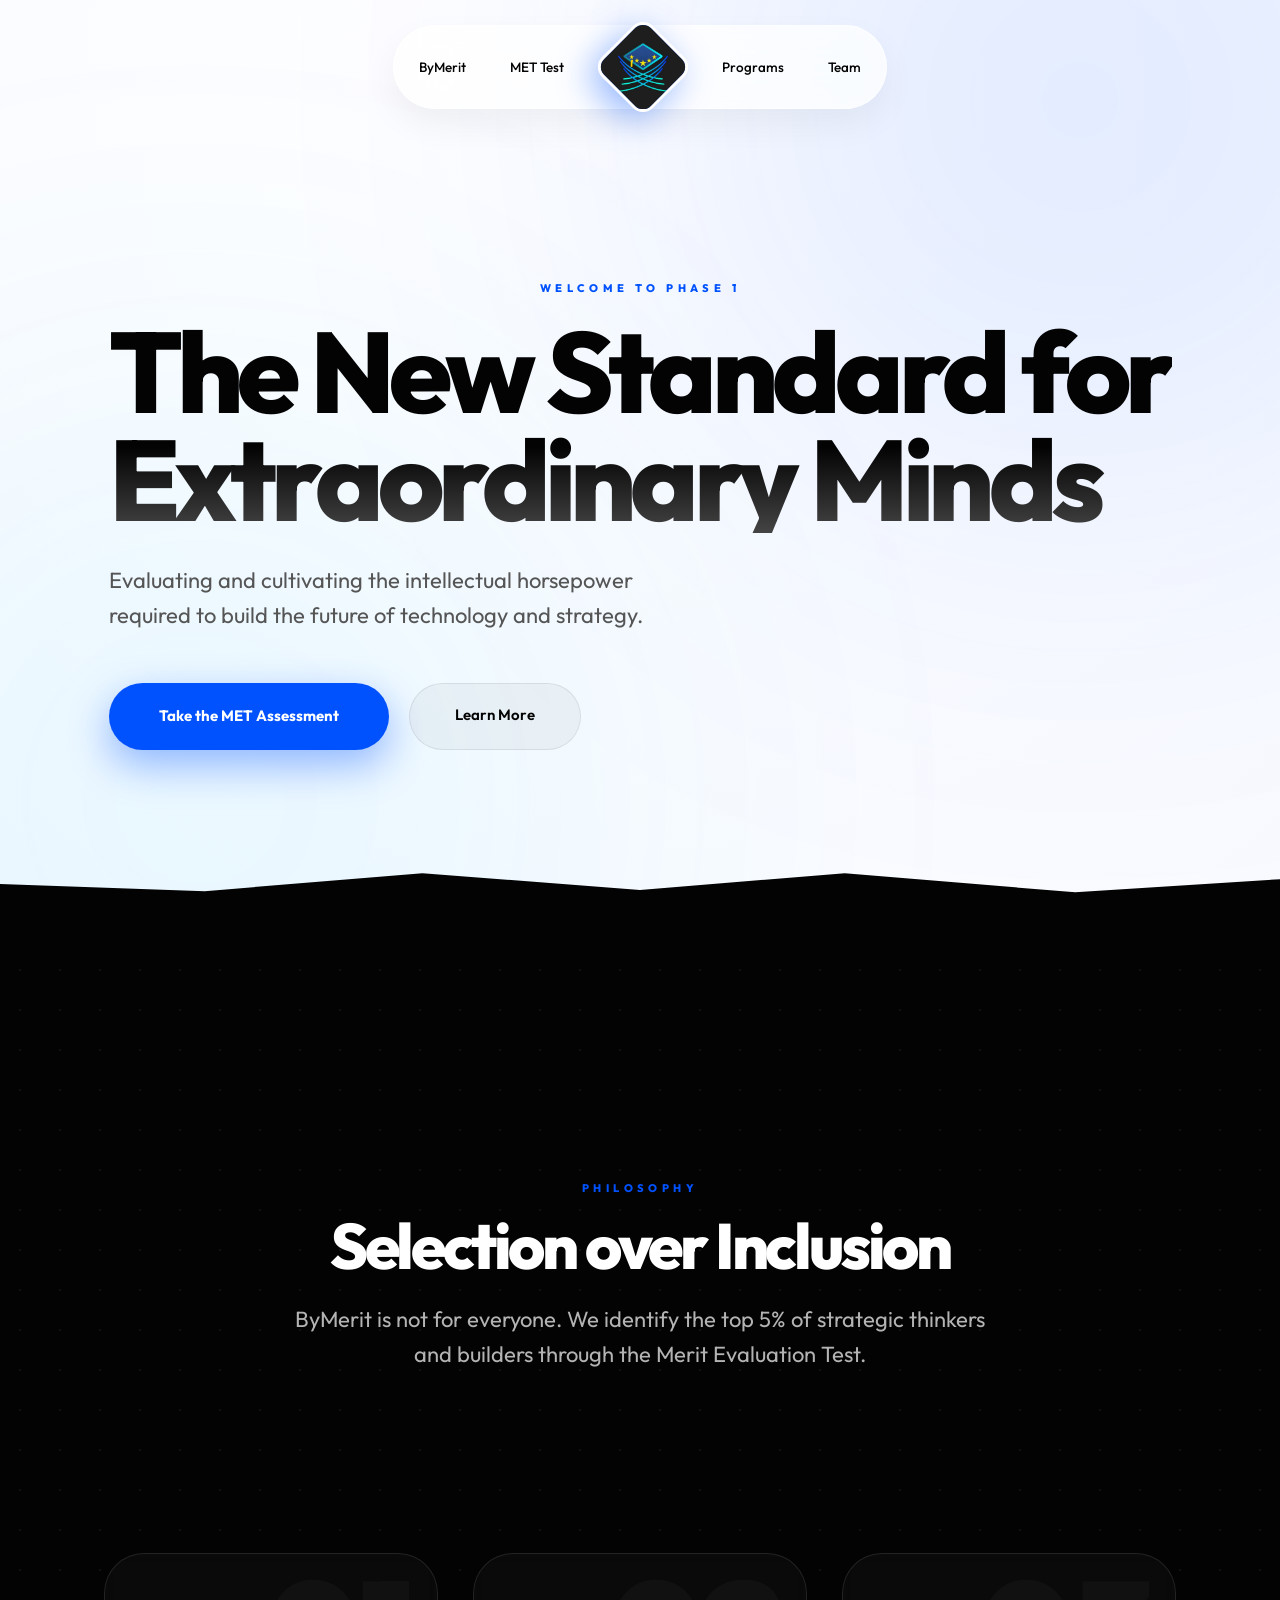
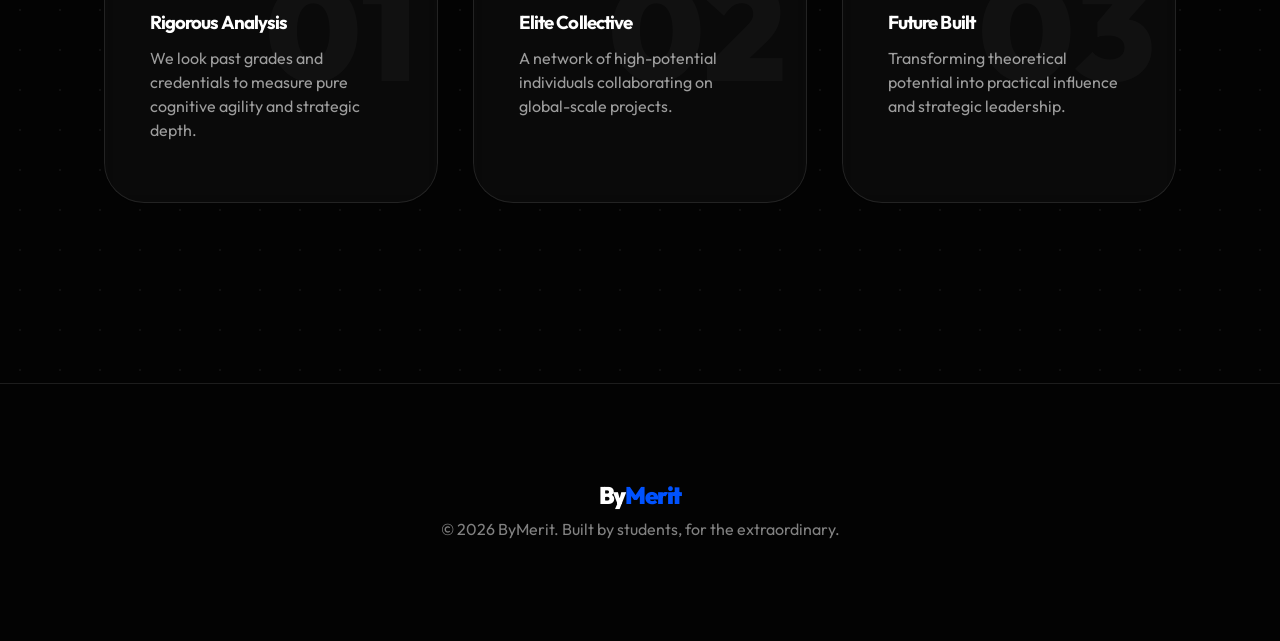
<file: index.html>
<!DOCTYPE html>
<html lang="en">
<head>
    <meta charset="UTF-8">
    <meta name="viewport" content="width=device-width, initial-scale=1.0">
    <title>ByMerit — The New Standard</title>
    <link rel="stylesheet" href="style.css">
</head>
<body>
    <div class="bg-blobs">
        <div class="blob blob-1"></div>
        <div class="blob blob-2"></div>
    </div>

    <nav class="navbar reveal">
        <div class="nav-pill">
            <div class="nav-side">
                <a href="about.html" class="nav-item">ByMerit</a>
                <a href="met.html" class="nav-item">MET Test</a>
            </div>
            
            <a href="index.html" class="merit-badge">
                <img src="logo.png" alt="ByMerit Logo">
            </a>

            <div class="nav-side">
                <a href="program.html" class="nav-item">Programs</a>
                <a href="team.html" class="nav-item">Team</a>
            </div>
        </div>
    </nav>

    <header class="section reveal" style="padding-top: 280px; min-height: 90vh; display: flex; align-items: center;">
        <div class="container">
            <div class="hero-content">
                <span class="section-subtitle">WELCOME TO PHASE 1</span>
                <h1 class="hero-title">The New Standard for <br><span>Extraordinary Minds</span></h1>
                <p class="lead" style="max-width: 600px; margin-bottom: 50px;">Evaluating and cultivating the intellectual horsepower required to build the future of technology and strategy.</p>
                <div class="cta-group" style="display: flex; gap: 20px;">
                    <a href="met.html" class="btn-primary">Take the MET Assessment</a>
                    <a href="about.html" class="btn-glass">Learn More</a>
                </div>
            </div>
        </div>
    </header>

    <div class="transition-wrapper reveal">
        <div class="wave-divider"></div>
    </div>

    <main class="section-dark" style="padding-top: 50px;">
        <section class="section">
            <div class="container narr-container" style="text-align: center;">
                <div class="reveal">
                    <span class="section-subtitle">PHILOSOPHY</span>
                    <h2 class="section-title">Selection over Inclusion</h2>
                    <p class="lead" style="color: rgba(255,255,255,0.7);">ByMerit is not for everyone. We identify the top 5% of strategic thinkers and builders through the Merit Evaluation Test.</p>
                    <div class="underline"></div>
                </div>
            </div>
        </section>

        <section class="section" style="padding-top: 0;">
            <div class="container">
                <div class="grid-3">
                    <div class="phase-card reveal">
                        <span class="phase-num">01</span>
                        <h3 style="margin-bottom: 15px;">Rigorous Analysis</h3>
                        <p style="color: rgba(255,255,255,0.6);">We look past grades and credentials to measure pure cognitive agility and strategic depth.</p>
                    </div>
                    <div class="phase-card reveal">
                        <span class="phase-num">02</span>
                        <h3 style="margin-bottom: 15px;">Elite Collective</h3>
                        <p style="color: rgba(255,255,255,0.6);">A network of high-potential individuals collaborating on global-scale projects.</p>
                    </div>
                    <div class="phase-card reveal">
                        <span class="phase-num">03</span>
                        <h3 style="margin-bottom: 15px;">Future Built</h3>
                        <p style="color: rgba(255,255,255,0.6);">Transforming theoretical potential into practical influence and strategic leadership.</p>
                    </div>
                </div>
            </div>
        </section>
    </main>

    <footer>
        <div class="container">
            <h2 style="font-weight: 900; margin-bottom: 10px;">By<span style="color: var(--blue);">Merit</span></h2>
            <p>&copy; 2026 ByMerit. Built by students, for the extraordinary.</p>
        </div>
    </footer>

    <script src="script.js"></script>
</body>
</html>
</file>
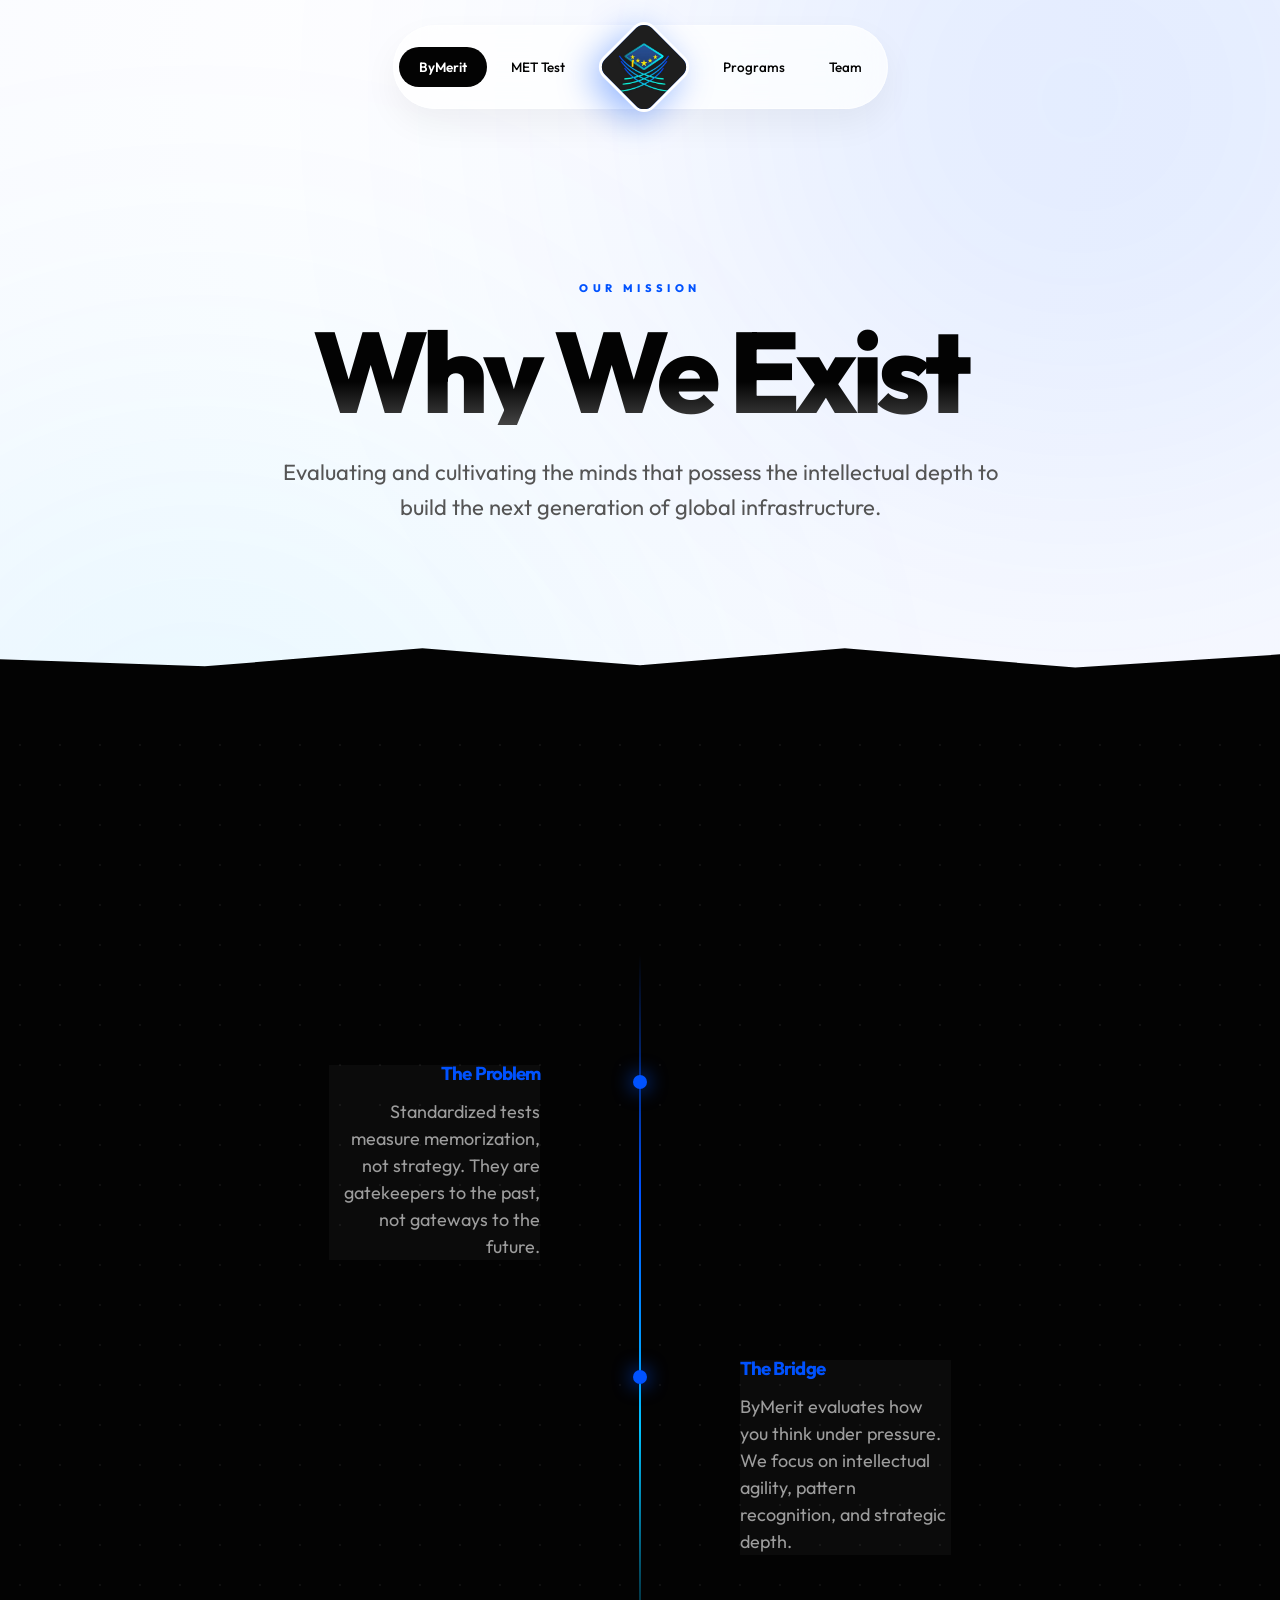
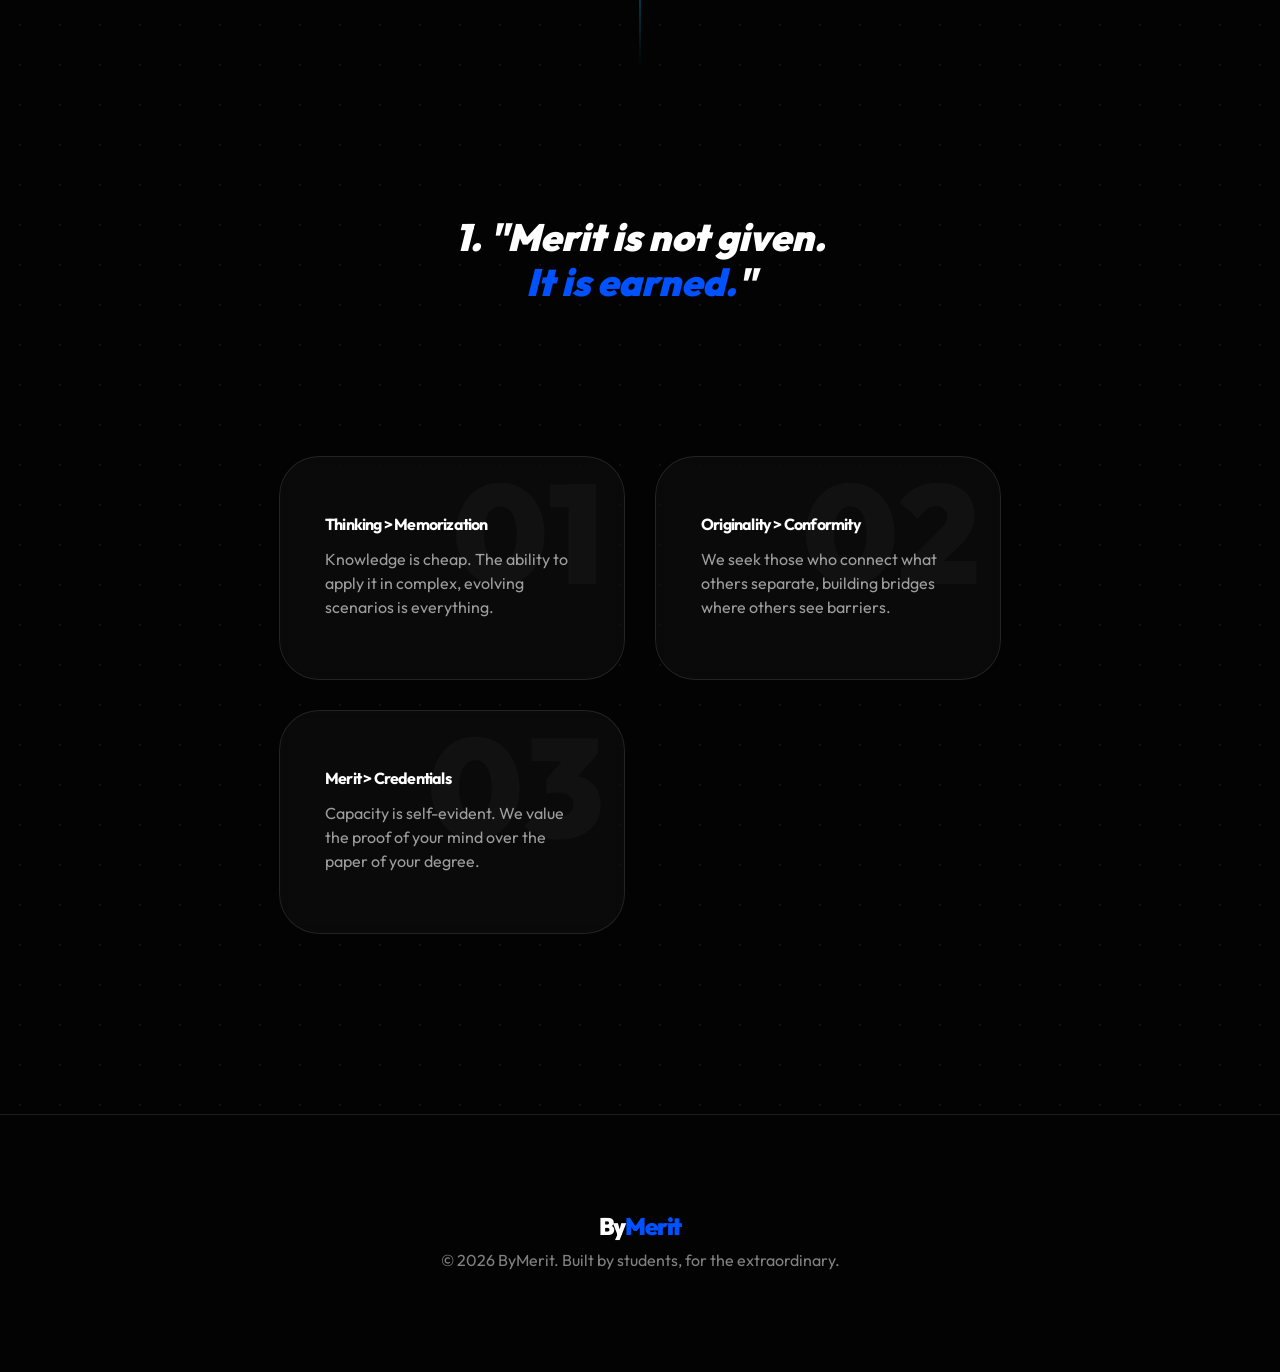
<file: about.html>
<!DOCTYPE html>
<html lang="en">
<head>
    <meta charset="UTF-8">
    <meta name="viewport" content="width=device-width, initial-scale=1.0">
    <title>About ByMerit — Why We Exist</title>
    <link rel="stylesheet" href="style.css">
</head>
<body>
    <div class="bg-blobs">
        <div class="blob blob-1"></div>
        <div class="blob blob-2"></div>
    </div>

    <nav class="navbar reveal">
        <div class="nav-pill">
            <div class="nav-side">
                <a href="about.html" class="nav-item active-nav">ByMerit</a>
                <a href="met.html" class="nav-item">MET Test</a>
            </div>
            
            <a href="index.html" class="merit-badge">
                <img src="logo.png" alt="ByMerit Logo">
            </a>

            <div class="nav-side">
                <a href="program.html" class="nav-item">Programs</a>
                <a href="team.html" class="nav-item">Team</a>
            </div>
        </div>
    </nav>

    <header class="section reveal" style="padding-top: 280px; text-align: center;">
        <div class="container">
            <span class="section-subtitle">OUR MISSION</span>
            <h1 class="hero-title">Why We <span>Exist</span></h1>
            <p class="lead" style="max-width: 750px; margin: 0 auto;">Evaluating and cultivating the minds that possess the intellectual depth to build the next generation of global infrastructure.</p>
        </div>
    </header>

    <div class="transition-wrapper reveal">
        <div class="wave-divider"></div>
    </div>

    <main class="section-dark" style="padding-top: 50px;">
        <section class="section">
            <div class="container narr-container">
                <div class="modern-timeline">
                    <div class="timeline-line"></div>
                    
                    <div class="timeline-item left reveal">
                        <div class="timeline-dot"></div>
                        <div class="glass-card" style="background: rgba(255,255,255,0.03); color: #fff;">
                            <h3 style="margin-bottom: 15px; color: var(--blue);">The Problem</h3>
                            <p style="color: rgba(255,255,255,0.6); font-size: 18px;">Standardized tests measure memorization, not strategy. They are gatekeepers to the past, not gateways to the future.</p>
                        </div>
                    </div>

                    <div class="timeline-item right reveal">
                        <div class="timeline-dot"></div>
                        <div class="glass-card" style="background: rgba(255,255,255,0.03); color: #fff;">
                            <h3 style="margin-bottom: 15px; color: var(--blue);">The Bridge</h3>
                            <p style="color: rgba(255,255,255,0.6); font-size: 18px;">ByMerit evaluates how you think under pressure. We focus on intellectual agility, pattern recognition, and strategic depth.</p>
                        </div>
                    </div>
                </div>

                <div class="narrative-text reveal" style="margin-top: 150px; text-align: center;">
                    <blockquote style="font-size: 38px; font-weight: 900; color: var(--white); line-height: 1.2; font-style: italic;">
1.  "Merit is not given. <br><span style="color: var(--blue);">It is earned.</span>"
                    </blockquote>
                </div>

                <div class="philosophy-grid" style="margin-top: 150px; display: grid; grid-template-columns: repeat(auto-fit, minmax(280px, 1fr)); gap: 30px;">
                    <div class="phase-card reveal">
                        <span class="phase-num">01</span>
                        <h4 style="margin-bottom: 15px;">Thinking > Memorization</h4>
                        <p style="color: rgba(255,255,255,0.6);">Knowledge is cheap. The ability to apply it in complex, evolving scenarios is everything.</p>
                    </div>
                    <div class="phase-card reveal">
                        <span class="phase-num">02</span>
                        <h4 style="margin-bottom: 15px;">Originality > Conformity</h4>
                        <p style="color: rgba(255,255,255,0.6);">We seek those who connect what others separate, building bridges where others see barriers.</p>
                    </div>
                    <div class="phase-card reveal">
                        <span class="phase-num">03</span>
                        <h4 style="margin-bottom: 15px;">Merit > Credentials</h4>
                        <p style="color: rgba(255,255,255,0.6);">Capacity is self-evident. We value the proof of your mind over the paper of your degree.</p>
                    </div>
                </div>
            </div>
        </section>
    </main>

    <footer>
        <div class="container">
            <h2 style="font-weight: 900; margin-bottom: 10px;">By<span style="color: var(--blue);">Merit</span></h2>
            <p>&copy; 2026 ByMerit. Built by students, for the extraordinary.</p>
        </div>
    </footer>

    <script src="script.js"></script>
</body>
</html>
</file>
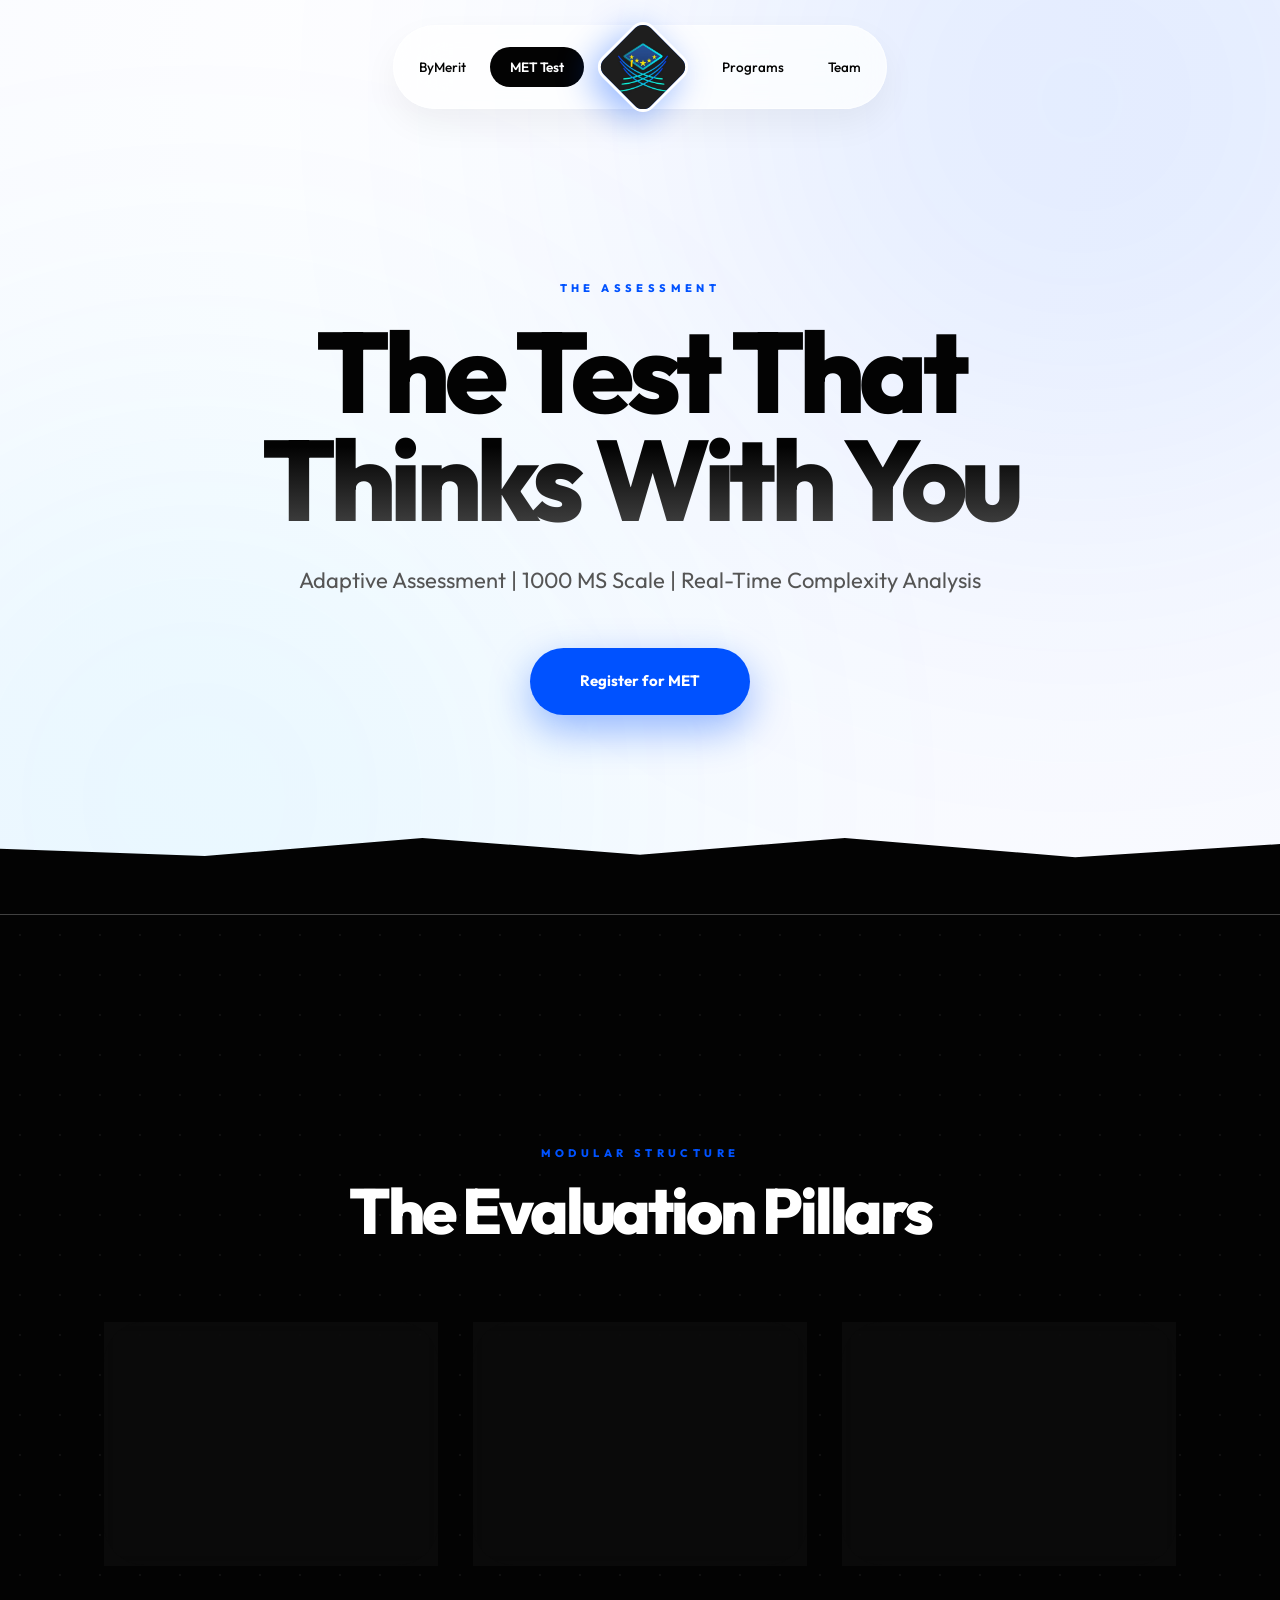
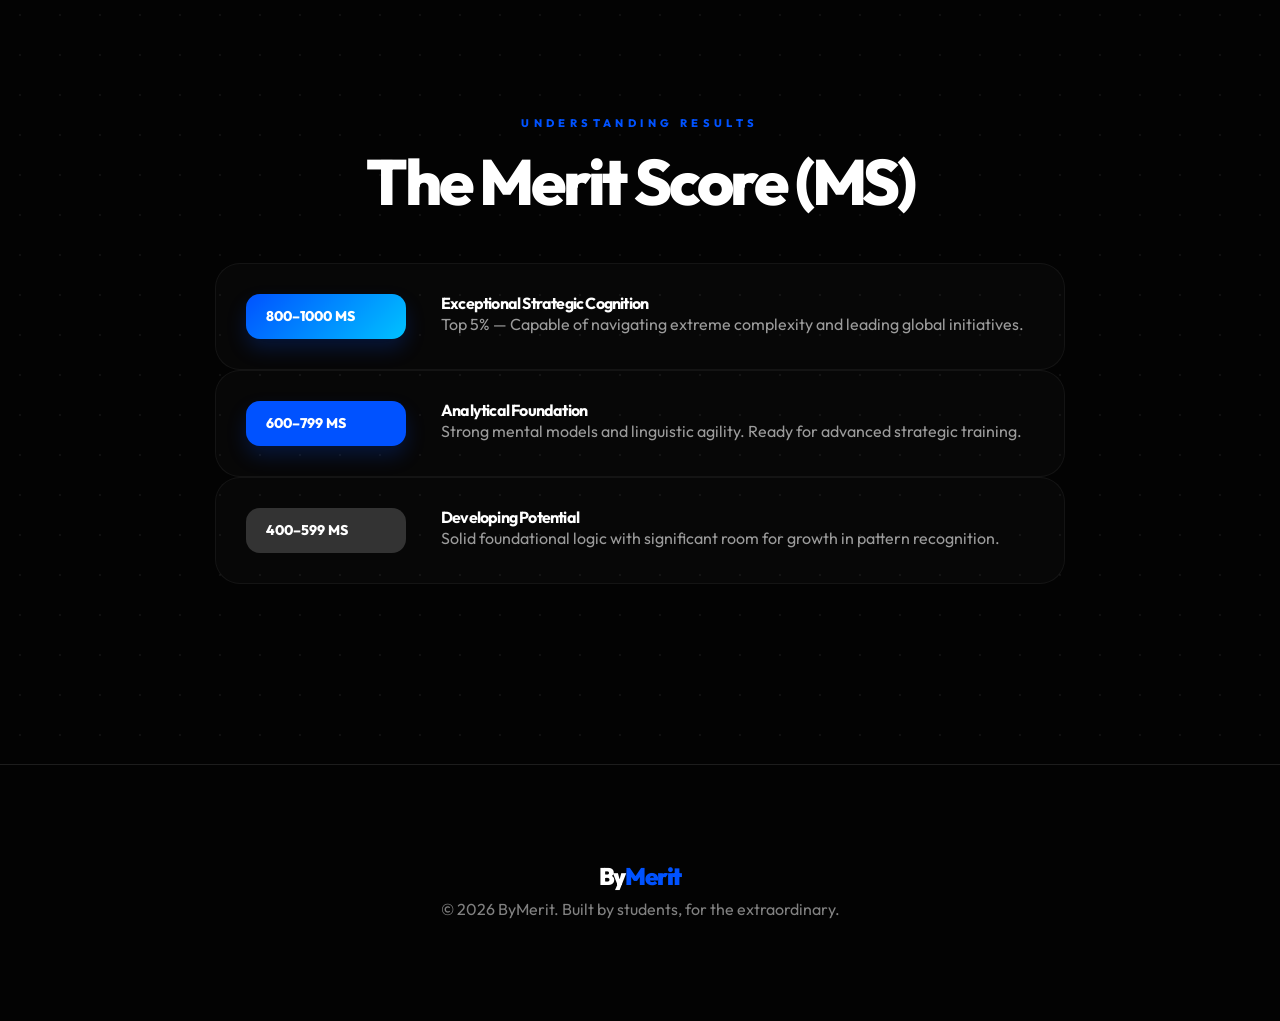
<file: met.html>
<!DOCTYPE html>
<html lang="en">
<head>
    <meta charset="UTF-8">
    <meta name="viewport" content="width=device-width, initial-scale=1.0">
    <title>MET — Merit Evaluation Test</title>
    <link rel="stylesheet" href="style.css">
</head>
<body>
    <div class="bg-blobs">
        <div class="blob blob-1"></div>
        <div class="blob blob-2"></div>
    </div>

    <nav class="navbar reveal">
        <div class="nav-pill">
            <div class="nav-side">
                <a href="about.html" class="nav-item">ByMerit</a>
                <a href="met.html" class="nav-item active-nav">MET Test</a>
            </div>
            
            <a href="index.html" class="merit-badge">
                <img src="logo.png" alt="ByMerit Logo">
            </a>

            <div class="nav-side">
                <a href="program.html" class="nav-item">Programs</a>
                <a href="team.html" class="nav-item">Team</a>
            </div>
        </div>
    </nav>

    <header class="section reveal" style="padding-top: 280px; text-align: center;">
        <div class="container">
            <span class="section-subtitle">THE ASSESSMENT</span>
            <h1 class="hero-title">The Test That <br><span>Thinks With You</span></h1>
            <p class="lead" style="max-width: 700px; margin: 0 auto;">Adaptive Assessment | 1000 MS Scale | Real-Time Complexity Analysis</p>
            <div style="margin-top: 50px;">
                <a href="#" class="btn-primary">Register for MET</a>
            </div>
        </div>
    </header>

    <div class="transition-wrapper reveal">
        <div class="wave-divider"></div>
    </div>

    <main class="section-dark" style="padding-top: 50px;">
        <section class="section">
            <div class="container">
                <span class="section-subtitle">MODULAR STRUCTURE</span>
                <h2 class="section-title" style="margin-bottom: 80px;">The Evaluation Pillars</h2>
                
                <div class="grid-3">
                    <div class="phase-card reveal">
                        <span class="phase-num">01</span>
                        <h4 style="margin-bottom: 10px; color: var(--blue);">Advanced Linguistics</h4>
                        <p style="color: rgba(255,255,255,0.6);">250 MS - Testing your relationship with language complexity. Precision in expression and sophisticated simplification.</p>
                    </div>
                    <div class="phase-card reveal">
                        <span class="phase-num">02</span>
                        <h4 style="margin-bottom: 10px; color: var(--blue);">Computational Math</h4>
                        <p style="color: rgba(255,255,255,0.6);">250 MS - Discrete Mathematics, Game Theory, and Algorithmic Thinking. Measuring the efficiency of your logic.</p>
                    </div>
                    <div class="phase-card reveal">
                        <span class="phase-num">03</span>
                        <h4 style="margin-bottom: 10px; color: var(--blue);">The Detective</h4>
                        <p style="color: rgba(255,255,255,0.6);">500 MS - High-stakes simulations. We replace multiple-choice bubbles with constructive logical synthesis under pressure.</p>
                    </div>
                </div>

                <div class="reveal" style="margin-top: 150px;">
                    <span class="section-subtitle">UNDERSTANDING RESULTS</span>
                    <h2 class="section-title" style="margin-bottom: 50px;">The Merit Score (MS)</h2>
                    
                    <div class="tier-list narr-container" style="margin: 0 auto;">
                        <div class="tier-item reveal">
                            <span class="tier-label" style="background: linear-gradient(135deg, var(--blue), var(--cyan));">800–1000 MS</span>
                            <div class="tier-info">
                                <h4 style="color: #fff;">Exceptional Strategic Cognition</h4>
                                <p style="color: rgba(255,255,255,0.6);">Top 5% — Capable of navigating extreme complexity and leading global initiatives.</p>
                            </div>
                        </div>
                        <div class="tier-item reveal">
                            <span class="tier-label">600–799 MS</span>
                            <div class="tier-info">
                                <h4 style="color: #fff;">Analytical Foundation</h4>
                                <p style="color: rgba(255,255,255,0.6);">Strong mental models and linguistic agility. Ready for advanced strategic training.</p>
                            </div>
                        </div>
                        <div class="tier-item reveal">
                            <span class="tier-label" style="background: #333; box-shadow: none;">400–599 MS</span>
                            <div class="tier-info">
                                <h4 style="color: #fff;">Developing Potential</h4>
                                <p style="color: rgba(255,255,255,0.6);">Solid foundational logic with significant room for growth in pattern recognition.</p>
                            </div>
                        </div>
                    </div>
                </div>
            </div>
        </section>
    </main>

    <footer>
        <div class="container">
            <h2 style="font-weight: 900; margin-bottom: 10px;">By<span style="color: var(--blue);">Merit</span></h2>
            <p>&copy; 2026 ByMerit. Built by students, for the extraordinary.</p>
        </div>
    </footer>

    <script src="script.js"></script>
</body>
</html>
</file>
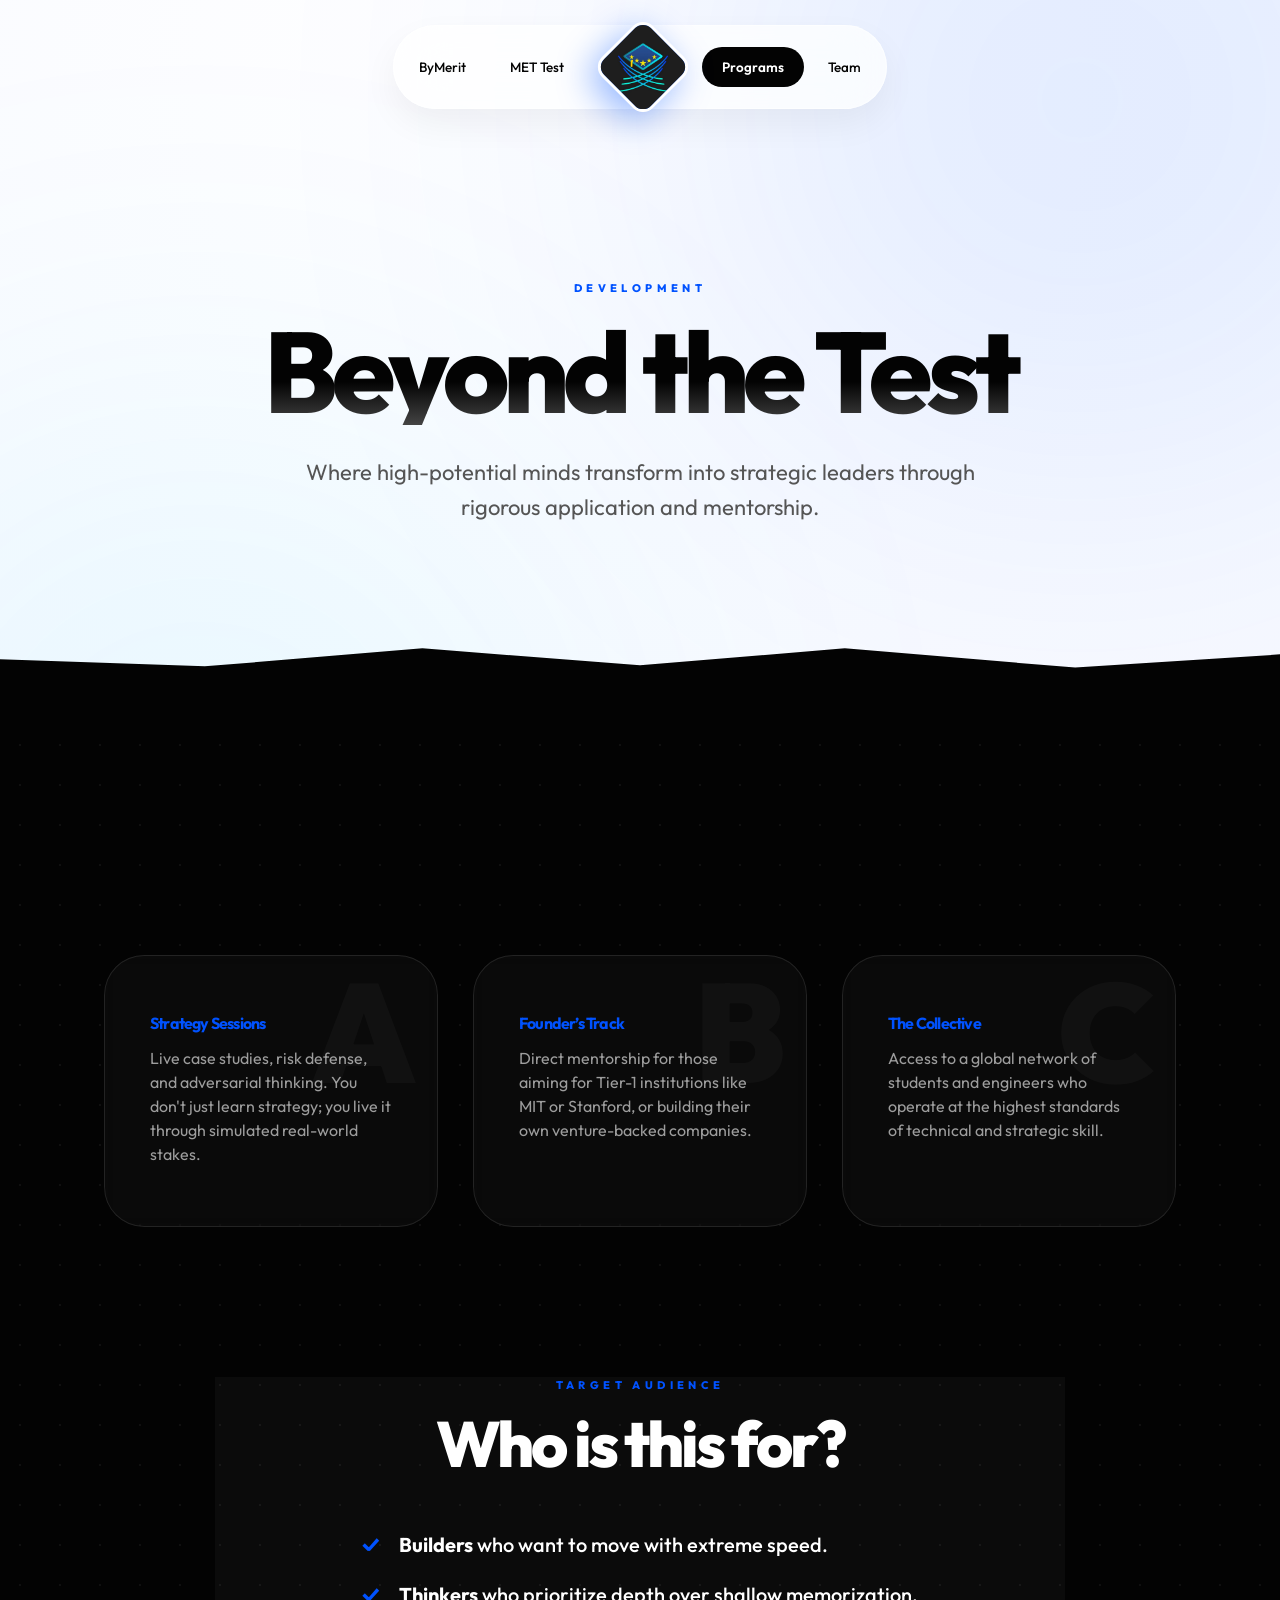
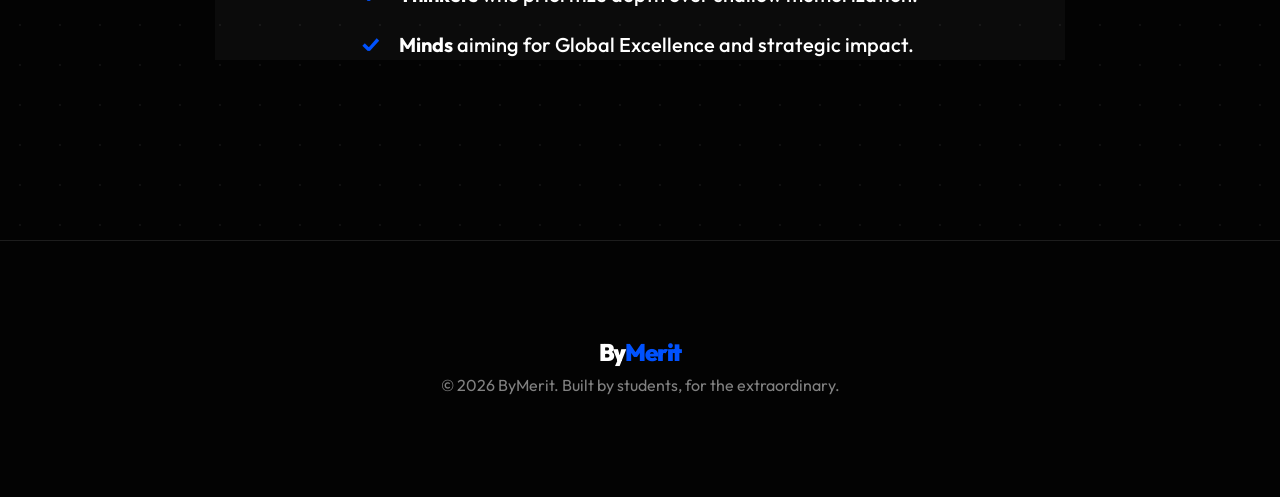
<file: program.html>
<!DOCTYPE html>
<html lang="en">
<head>
    <meta charset="UTF-8">
    <meta name="viewport" content="width=device-width, initial-scale=1.0">
    <title>ByMerit — Programs</title>
    <link rel="stylesheet" href="style.css">
</head>
<body>
    <div class="bg-blobs">
        <div class="blob blob-1"></div>
        <div class="blob blob-2"></div>
    </div>

    <nav class="navbar reveal">
        <div class="nav-pill">
            <div class="nav-side">
                <a href="about.html" class="nav-item">ByMerit</a>
                <a href="met.html" class="nav-item">MET Test</a>
            </div>
            
            <a href="index.html" class="merit-badge">
                <img src="logo.png" alt="ByMerit Logo">
            </a>

            <div class="nav-side">
                <a href="program.html" class="nav-item active-nav">Programs</a>
                <a href="team.html" class="nav-item">Team</a>
            </div>
        </div>
    </nav>

    <header class="section reveal" style="padding-top: 280px; text-align: center;">
        <div class="container">
            <span class="section-subtitle">DEVELOPMENT</span>
            <h1 class="hero-title">Beyond the <span>Test</span></h1>
            <p class="lead" style="max-width: 750px; margin: 0 auto;">Where high-potential minds transform into strategic leaders through rigorous application and mentorship.</p>
        </div>
    </header>

    <div class="transition-wrapper reveal">
        <div class="wave-divider"></div>
    </div>

    <main class="section-dark" style="padding-top: 50px;">
        <section class="section">
            <div class="container">
                <div class="grid-3">
                    <div class="phase-card reveal">
                        <span class="phase-num">A</span>
                        <h4 style="margin-bottom: 15px; color: var(--blue);">Strategy Sessions</h4>
                        <p style="color: rgba(255,255,255,0.6);">Live case studies, risk defense, and adversarial thinking. You don't just learn strategy; you live it through simulated real-world stakes.</p>
                    </div>
                    <div class="phase-card reveal">
                        <span class="phase-num">B</span>
                        <h4 style="margin-bottom: 15px; color: var(--blue);">Founder’s Track</h4>
                        <p style="color: rgba(255,255,255,0.6);">Direct mentorship for those aiming for Tier-1 institutions like MIT or Stanford, or building their own venture-backed companies.</p>
                    </div>
                    <div class="phase-card reveal">
                        <span class="phase-num">C</span>
                        <h4 style="margin-bottom: 15px; color: var(--blue);">The Collective</h4>
                        <p style="color: rgba(255,255,255,0.6);">Access to a global network of students and engineers who operate at the highest standards of technical and strategic skill.</p>
                    </div>
                </div>

                <div class="reveal" style="margin-top: 150px; text-align: center;">
                    <div class="glass-card narr-container" style="margin: 0 auto; background: rgba(255,255,255,0.03); border-color: rgba(255,255,255,0.1);">
                        <span class="section-subtitle">TARGET AUDIENCE</span>
                        <h2 class="section-title">Who is this for?</h2>
                        <ul style="list-style: none; padding: 0; margin-top: 30px; text-align: left; display: inline-block;">
                            <li style="font-size: 20px; font-weight: 500; margin-bottom: 20px; color: var(--white);">
                                <span style="color: var(--blue); font-weight: 900; margin-right: 15px;">✓</span> <strong>Builders</strong> who want to move with extreme speed.
                            </li>
                            <li style="font-size: 20px; font-weight: 500; margin-bottom: 20px; color: var(--white);">
                                <span style="color: var(--blue); font-weight: 900; margin-right: 15px;">✓</span> <strong>Thinkers</strong> who prioritize depth over shallow memorization.
                            </li>
                            <li style="font-size: 20px; font-weight: 500; color: var(--white);">
                                <span style="color: var(--blue); font-weight: 900; margin-right: 15px;">✓</span> <strong>Minds</strong> aiming for Global Excellence and strategic impact.
                            </li>
                        </ul>
                    </div>
                </div>
            </div>
        </section>
    </main>

    <footer>
        <div class="container">
            <h2 style="font-weight: 900; margin-bottom: 10px;">By<span style="color: var(--blue);">Merit</span></h2>
            <p>&copy; 2026 ByMerit. Built by students, for the extraordinary.</p>
        </div>
    </footer>

    <script src="script.js"></script>
</body>
</html>
</file>
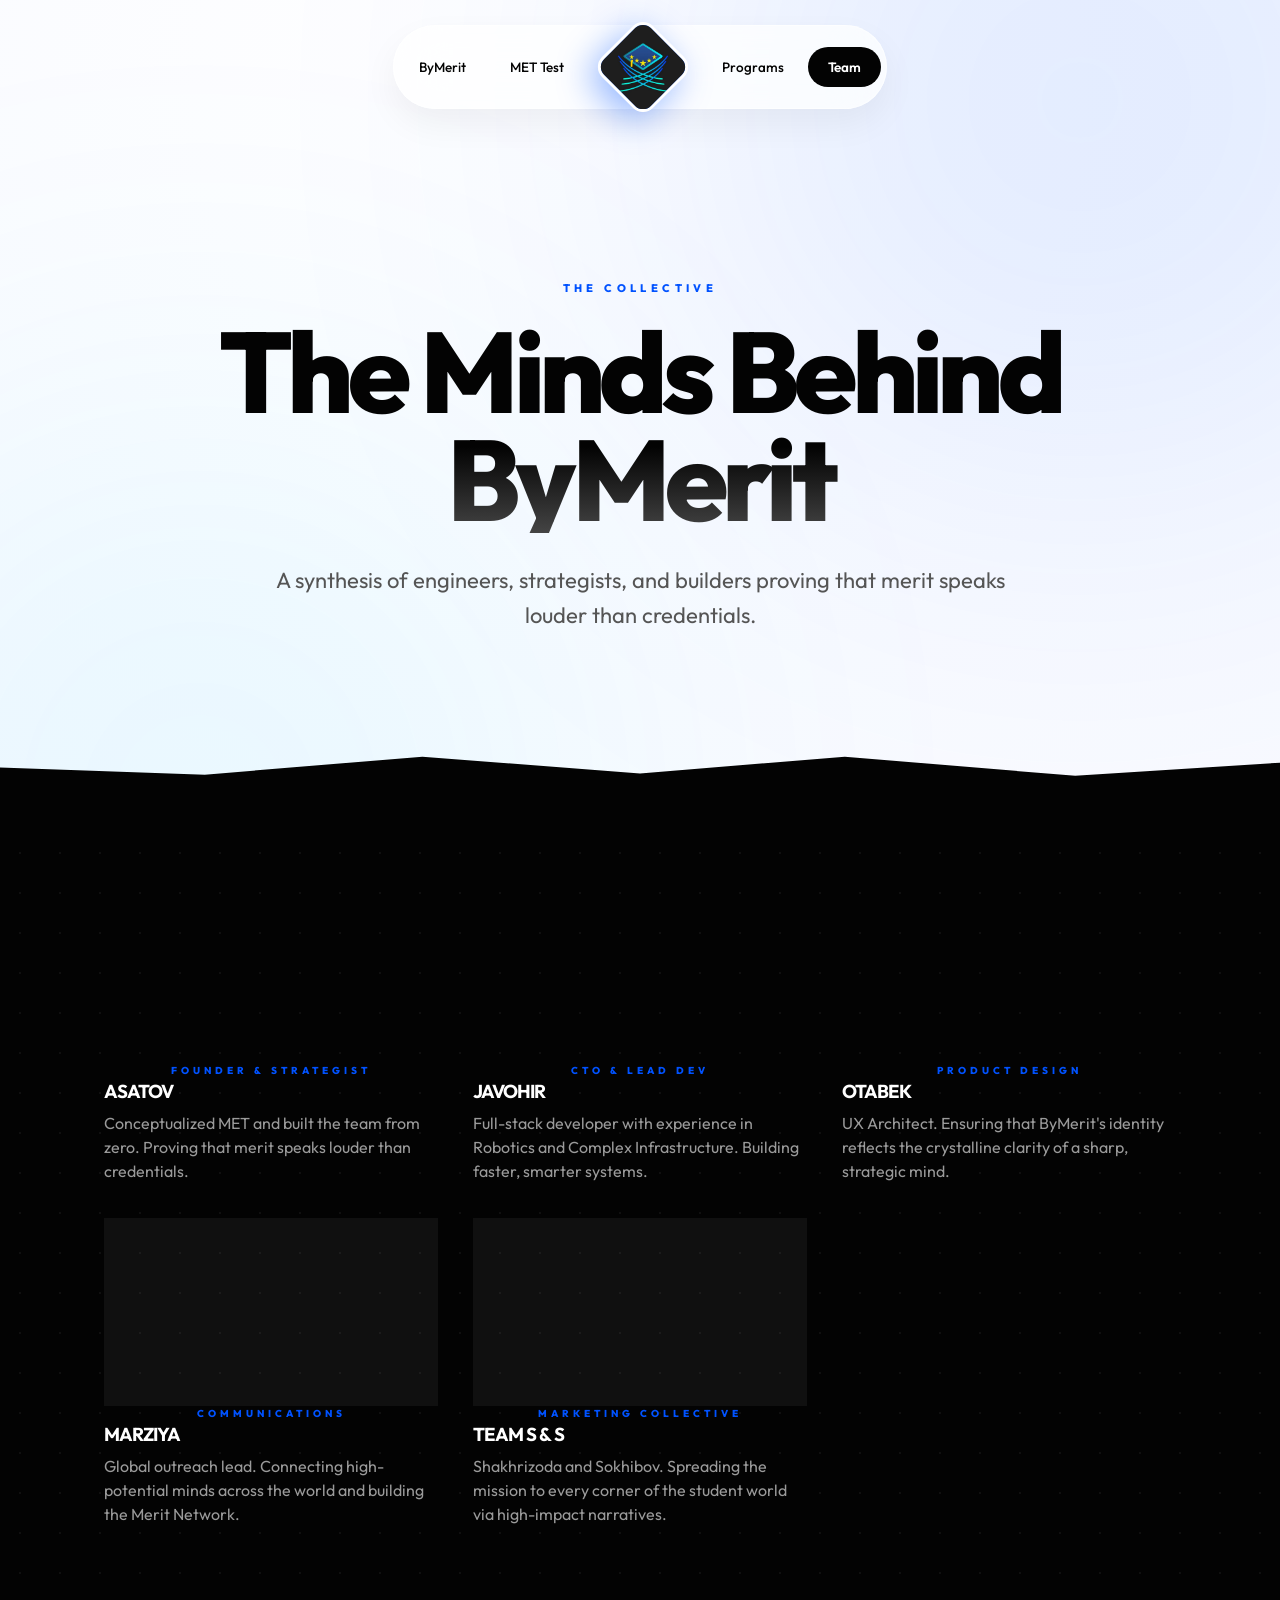
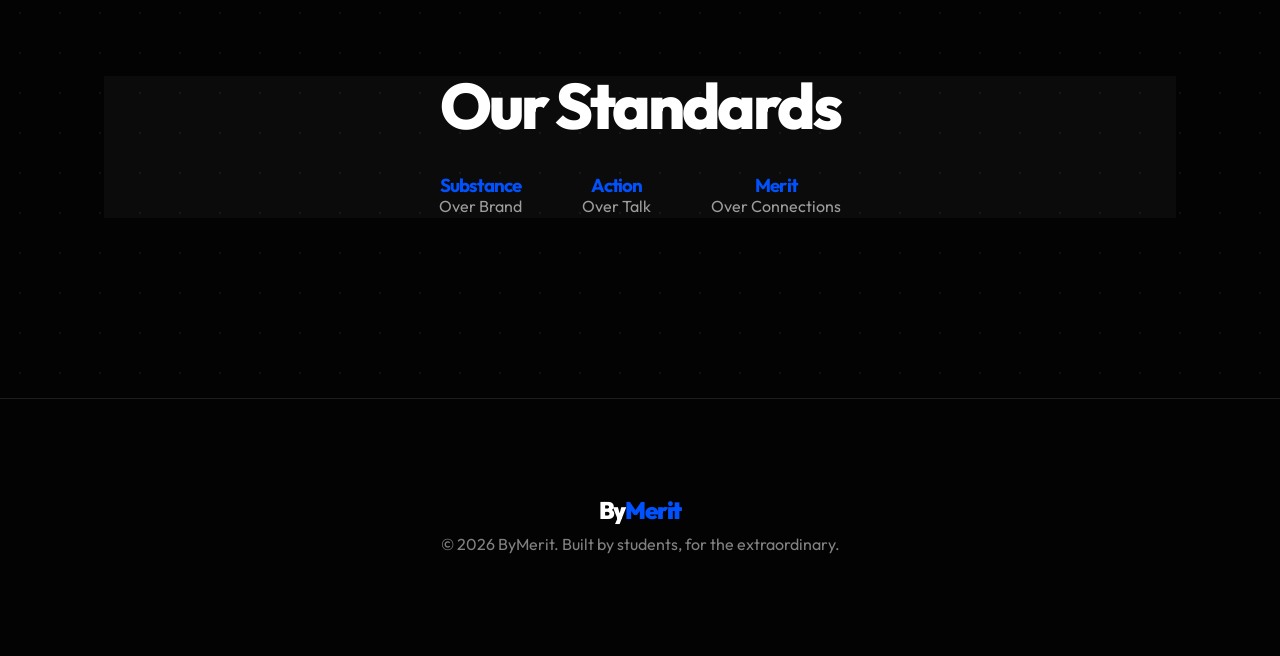
<file: team.html>
<!DOCTYPE html>
<html lang="en">
<head>
    <meta charset="UTF-8">
    <meta name="viewport" content="width=device-width, initial-scale=1.0">
    <title>ByMerit — The Team</title>
    <link rel="stylesheet" href="style.css">
</head>
<body>
    <div class="bg-blobs">
        <div class="blob blob-1"></div>
        <div class="blob blob-2"></div>
    </div>

    <nav class="navbar reveal">
        <div class="nav-pill">
            <div class="nav-side">
                <a href="about.html" class="nav-item">ByMerit</a>
                <a href="met.html" class="nav-item">MET Test</a>
            </div>
            
            <a href="index.html" class="merit-badge">
                <img src="logo.png" alt="ByMerit Logo">
            </a>

            <div class="nav-side">
                <a href="program.html" class="nav-item">Programs</a>
                <a href="team.html" class="nav-item active-nav">Team</a>
            </div>
        </div>
    </nav>

    <header class="section reveal" style="padding-top: 280px; text-align: center;">
        <div class="container">
            <span class="section-subtitle">THE COLLECTIVE</span>
            <h1 class="hero-title">The Minds Behind <span>ByMerit</span></h1>
            <p class="lead" style="max-width: 750px; margin: 0 auto;">A synthesis of engineers, strategists, and builders proving that merit speaks louder than credentials.</p>
        </div>
    </header>

    <div class="transition-wrapper reveal">
        <div class="wave-divider"></div>
    </div>

    <main class="section-dark" style="padding-top: 50px;">
        <section class="section">
            <div class="container">
                <div class="grid-3">
                    <div class="team-member reveal">
                        <div class="member-image" style="background: rgba(255,255,255,0.05);"></div>
                        <span class="section-subtitle" style="font-size: 10px; margin-bottom: 5px;">FOUNDER & STRATEGIST</span>
                        <h3>ASATOV</h3>
                        <p style="color: rgba(255,255,255,0.6); margin-top: 10px;">Conceptualized MET and built the team from zero. Proving that merit speaks louder than credentials.</p>
                    </div>
                    <div class="team-member reveal">
                        <div class="member-image" style="background: rgba(255,255,255,0.05);"></div>
                        <span class="section-subtitle" style="font-size: 10px; margin-bottom: 5px;">CTO & LEAD DEV</span>
                        <h3>JAVOHIR</h3>
                        <p style="color: rgba(255,255,255,0.6); margin-top: 10px;">Full-stack developer with experience in Robotics and Complex Infrastructure. Building faster, smarter systems.</p>
                    </div>
                    <div class="team-member reveal">
                        <div class="member-image" style="background: rgba(255,255,255,0.05);"></div>
                        <span class="section-subtitle" style="font-size: 10px; margin-bottom: 5px;">PRODUCT DESIGN</span>
                        <h3>OTABEK</h3>
                        <p style="color: rgba(255,255,255,0.6); margin-top: 10px;">UX Architect. Ensuring that ByMerit's identity reflects the crystalline clarity of a sharp, strategic mind.</p>
                    </div>
                    <div class="team-member reveal" style="grid-column: span 1.5;">
                        <div class="member-image" style="aspect-ratio: 16/9; background: rgba(255,255,255,0.05);"></div>
                        <span class="section-subtitle" style="font-size: 10px; margin-bottom: 5px;">COMMUNICATIONS</span>
                        <h3>MARZIYA</h3>
                        <p style="color: rgba(255,255,255,0.6); margin-top: 10px;">Global outreach lead. Connecting high-potential minds across the world and building the Merit Network.</p>
                    </div>
                    <div class="team-member reveal" style="grid-column: span 1.5;">
                        <div class="member-image" style="aspect-ratio: 16/9; background: rgba(255,255,255,0.05);"></div>
                        <span class="section-subtitle" style="font-size: 10px; margin-bottom: 5px;">MARKETING COLLECTIVE</span>
                        <h3>TEAM S & S</h3>
                        <p style="color: rgba(255,255,255,0.6); margin-top: 10px;">Shakhrizoda and Sokhibov. Spreading the mission to every corner of the student world via high-impact narratives.</p>
                    </div>
                </div>

                <div class="reveal" style="margin-top: 150px; text-align: center;">
                    <div class="glass-card" style="background: rgba(255,255,255,0.03); border-color: rgba(255,255,255,0.1);">
                        <h2 class="section-title">Our Standards</h2>
                        <div style="display: flex; justify-content: center; gap: 60px; margin-top: 40px; flex-wrap: wrap;">
                            <div>
                                <h3 style="color: var(--blue);">Substance</h3>
                                <p style="color: rgba(255,255,255,0.6);">Over Brand</p>
                            </div>
                            <div>
                                <h3 style="color: var(--blue);">Action</h3>
                                <p style="color: rgba(255,255,255,0.6);">Over Talk</p>
                            </div>
                            <div>
                                <h3 style="color: var(--blue);">Merit</h3>
                                <p style="color: rgba(255,255,255,0.6);">Over Connections</p>
                            </div>
                        </div>
                    </div>
                </div>
            </div>
        </section>
    </main>

    <footer>
        <div class="container">
            <h2 style="font-weight: 900; margin-bottom: 10px;">By<span style="color: var(--blue);">Merit</span></h2>
            <p>&copy; 2026 ByMerit. Built by students, for the extraordinary.</p>
        </div>
    </footer>

    <script src="script.js"></script>
</body>
</html>
</file>
<file: style.css>
/* 
    BYMERIT PREMIUM V2.1 — THE REFINED STANDARD 
    Palette: Electric Blue (#0052ff), Deep Onyx (#030303), Pure White
*/

@import url('https://fonts.googleapis.com/css2?family=Outfit:wght@100;300;400;500;600;700;800;900&display=swap');

:root {
    --white: #ffffff;
    --black: #030303;
    --blue: #0052ff;
    --blue-glow: rgba(0, 82, 255, 0.4);
    --cyan: #00c2ff;
    --light-blue: #f5f9ff;
    --gray: #f2f4f7;
    --surface: rgba(255, 255, 255, 0.08);
    --border: rgba(255, 255, 255, 0.12);
    --text-muted: #555555;
    --text-dim: rgba(255, 255, 255, 0.5);
    --transition: all 0.7s cubic-bezier(0.19, 1, 0.22, 1);
    --shadow: 0 20px 50px rgba(0, 0, 0, 0.08);
}

* {
    margin: 0;
    padding: 0;
    box-sizing: border-box;
    font-family: 'Outfit', sans-serif;
}

html { scroll-behavior: smooth; }

body {
    background-color: var(--white);
    color: var(--black);
    line-height: 1.5;
    overflow-x: hidden;
    -webkit-font-smoothing: antialiased;
}

/* Background Layers */
.bg-blobs {
    position: fixed;
    top: 0; left: 0; width: 100%; height: 100%;
    z-index: -1;
    overflow: hidden;
    background: radial-gradient(circle at 50% 10%, #fff, #f8faff);
}

.blob {
    position: absolute;
    width: 800px; height: 800px;
    background: var(--blue);
    filter: blur(200px);
    opacity: 0.12;
    border-radius: 50%;
    animation: floating 25s infinite alternate ease-in-out;
}

.blob-1 { top: -300px; right: -200px; background: var(--blue); }
.blob-2 { bottom: -300px; left: -200px; background: var(--cyan); opacity: 0.08; }

@keyframes floating {
    0% { transform: translate(0, 0) scale(1); }
    100% { transform: translate(150px, 100px) scale(1.1); }
}

/* Layout System */
.container { max-width: 1200px; margin: 0 auto; padding: 0 5%; }
.narr-container { max-width: 850px; }
.section { padding: 180px 0; position: relative; }
.section-dark { 
    background-color: var(--black); 
    color: var(--white); 
    background-image: radial-gradient(rgba(255,255,255,0.05) 1px, transparent 1px);
    background-size: 40px 40px;
}

/* Transition Divider */
.transition-wrapper {
    position: relative;
    width: 100%;
    margin-top: -100px;
    z-index: 5;
    pointer-events: none;
}

.wave-divider {
    width: 100%;
    height: 120px;
    background: var(--black);
    clip-path: polygon(0 45%, 16% 51%, 33% 36%, 50% 50%, 66% 36%, 84% 52%, 100% 41%, 100% 100%, 0 100%);
    transition: var(--transition);
}

.section.reveal.active .wave-divider {
    clip-path: polygon(0 30%, 20% 40%, 40% 20%, 60% 40%, 80% 20%, 100% 30%, 100% 100%, 0 100%);
}

/* Navigation - REFINED */
.navbar {
    position: fixed;
    width: 100%;
    top: 25px;
    left: 0;
    z-index: 1000;
    display: flex;
    justify-content: center;
    transition: var(--transition);
}

.nav-pill {
    background: rgba(255, 255, 255, 0.75);
    backdrop-filter: blur(25px) saturate(180%);
    padding: 6px;
    border-radius: 100px;
    box-shadow: 0 15px 35px rgba(0, 0, 0, 0.05), inset 0 0 0 1px rgba(255, 255, 255, 0.5);
    display: flex;
    align-items: center;
    gap: 8px;
    transition: var(--transition);
}

.nav-side { display: flex; align-items: center; gap: 4px; }

.nav-item {
    text-decoration: none;
    color: var(--black);
    font-weight: 500;
    font-size: 13.5px;
    padding: 10px 20px;
    border-radius: 100px;
    transition: var(--transition);
}

.nav-item:hover { background: rgba(0, 0, 0, 0.05); }
.nav-item.active-nav { background: var(--black); color: var(--white); font-weight: 600; }

/* Dark Theme Nav Adjustments */
.theme-dark-nav .nav-pill {
    background: rgba(0, 0, 0, 0.6);
    border-color: rgba(255, 255, 255, 0.1);
    box-shadow: 0 15px 35px rgba(0, 0, 0, 0.2);
}

.theme-dark-nav .nav-item { color: var(--white); }
.theme-dark-nav .nav-item:hover { background: rgba(255, 255, 255, 0.1); }
.theme-dark-nav .nav-item.active-nav { background: var(--white); color: var(--black); }

.merit-badge {
    width: 72px; /* Kattaroq o'lcham */
    height: 72px;
    background: var(--blue);
    border-radius: 14px;
    display: flex;
    align-items: center;
    justify-content: center;
    transform: rotate(45deg); /* Romb shakli */
    border: 3.5px solid var(--white);
    box-shadow: 0 12px 35px var(--blue-glow);
    transition: var(--transition);
    text-decoration: none;
    margin: 0 15px;
    flex-shrink: 0;
    z-index: 1001; /* Nav pilli ustida chiqib tursin */
    overflow: hidden; /* Image rotation handles the fit */
}

.merit-badge:hover { transform: rotate(45deg) scale(1.05); box-shadow: 0 15px 45px var(--blue-glow); }

.merit-badge img, .merit-badge .badge-inner {
    width: 150%; /* Zoom berish */
    height: 150%;
    object-fit: cover;
    transform: rotate(-45deg); /* Yozuv yoki rasmni to'g'irlash */
    display: flex;
    align-items: center;
    justify-content: center;
}

.m-letter { font-size: 28px; font-weight: 900; color: var(--white); }

/* Updated Typography Scaling */
h1, h2, h3, h4 { letter-spacing: -0.05em; line-height: 0.95; }

.hero-title { 
    font-size: clamp(60px, 12vw, 114px); /* Ozgina kattaroq */
    font-weight: 800; 
    margin-bottom: 30px; 
    background: linear-gradient(to bottom, var(--black) 60%, #444);
    -webkit-background-clip: text;
    background-clip: text;
    -webkit-text-fill-color: transparent;
}

.section-title { font-size: clamp(36px, 6vw, 64px); font-weight: 800; margin-bottom: 25px; text-align: center; }
.section-subtitle { 
    display: block; 
    font-size: 11px; 
    font-weight: 800; 
    color: var(--blue); 
    letter-spacing: 0.4em; 
    text-transform: uppercase; 
    margin-bottom: 20px; 
    text-align: center; 
}

.lead { font-size: 22px; color: var(--text-muted); font-weight: 400; line-height: 1.6; }

/* Buttons - REFINED */
.btn-primary {
    background: var(--blue);
    color: var(--white);
    border: none;
    padding: 22px 50px;
    border-radius: 100px;
    font-size: 15px;
    font-weight: 700;
    cursor: pointer;
    box-shadow: 0 15px 40px var(--blue-glow);
    transition: var(--transition);
    text-decoration: none;
    display: inline-block;
}

.btn-primary:hover { transform: translateY(-4px); box-shadow: 0 20px 50px var(--blue-glow); }

.btn-glass {
    background: rgba(0, 0, 0, 0.04);
    border: 1px solid rgba(0, 0, 0, 0.08);
    padding: 20px 45px;
    border-radius: 100px;
    font-weight: 600;
    text-decoration: none;
    color: var(--black);
    font-size: 15px;
    transition: var(--transition);
}

.btn-glass:hover { background: rgba(0, 0, 0, 0.08); }

/* Module Cards */
.grid-3 { display: grid; grid-template-columns: repeat(auto-fit, minmax(320px, 1fr)); gap: 35px; }

.phase-card {
    background: rgba(255, 255, 255, 0.03);
    backdrop-filter: blur(10px);
    border: 1px solid rgba(255, 255, 255, 0.1);
    padding: 60px 45px;
    border-radius: 40px;
    transition: var(--transition);
    position: relative;
    overflow: hidden;
}

.phase-card:hover { 
    background: rgba(255, 255, 255, 0.05);
    border-color: var(--blue);
    transform: translateY(-12px); 
}

.phase-num {
    font-size: 140px;
    font-weight: 950;
    color: rgba(255, 255, 255, 0.03);
    position: absolute;
    top: -30px; right: 20px;
    pointer-events: none;
}

/* Timeline V2 */
.modern-timeline { position: relative; padding: 60px 0; }
.timeline-line {
    position: absolute; left: 50%; top: 0; width: 2px; height: 100%;
    background: linear-gradient(to bottom, transparent, var(--blue), var(--cyan), transparent);
    transform: translateX(-50%);
}

.timeline-item { width: 50%; padding: 50px; position: relative; }
.timeline-item.left { text-align: right; padding-right: 100px; }
.timeline-item.right { text-align: left; margin-left: 50%; padding-left: 100px; }

.timeline-dot {
    position: absolute; top: 60px; width: 14px; height: 14px;
    background: var(--blue); border-radius: 50%;
    box-shadow: 0 0 20px var(--blue);
}

.timeline-item.left .timeline-dot { right: -7px; }
.timeline-item.right .timeline-dot { left: -7px; }

/* Tier List Visual */
.tier-item {
    display: flex; align-items: center; gap: 35px;
    background: rgba(255,255,255,0.02);
    padding: 30px; border-radius: 25px;
    border: 1px solid rgba(255,255,255,0.05);
    transition: var(--transition);
}

.tier-item:hover { background: rgba(255,255,255,0.05); border-color: rgba(255,255,255,0.2); }

.tier-label {
    min-width: 160px; padding: 12px 20px;
    background: var(--blue); border-radius: 14px;
    color: #fff; font-weight: 800; font-size: 14px;
    box-shadow: 0 10px 20px rgba(0, 82, 255, 0.2);
}

/* Reveal System */
.reveal { opacity: 0; transform: translateY(50px); transition: opacity 1s, transform 1.2s cubic-bezier(0.19, 1, 0.22, 1); }
.reveal.active { opacity: 1; transform: translateY(0); }

@media (max-width: 1024px) {
    .timeline-line { left: 30px; }
    .timeline-item { width: 100%; padding-left: 70px !important; margin-left: 0 !important; text-align: left !important; }
    .timeline-item.left .timeline-dot, .timeline-item.right .timeline-dot { left: 23px; }
}

footer {
    background: var(--black);
    color: var(--white);
    padding: 100px 0;
    text-align: center;
    border-top: 1px solid rgba(255, 255, 255, 0.1);
}

footer h2 { color: var(--white); }
footer p { color: rgba(255, 255, 255, 0.5); }
</file>
